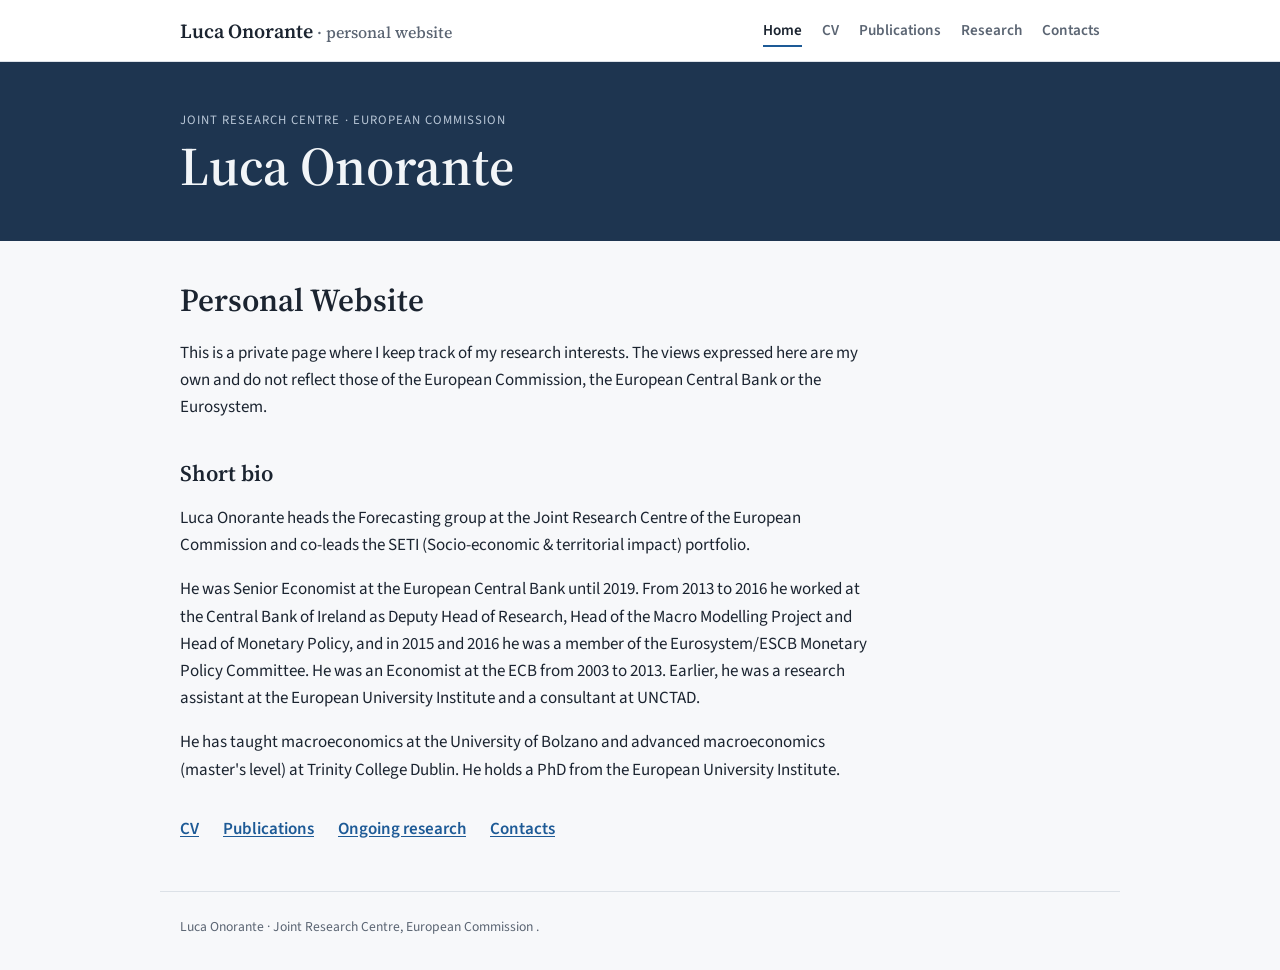
<file: index.html>
<!doctype html>
<html lang="en">
<head>
<meta charset="utf-8">
<meta name="viewport" content="width=device-width, initial-scale=1">
<title>Luca Onorante - personal website</title>
<meta name="description" content="Personal website of Luca Onorante, economist at the Joint Research Centre of the European Commission.">
<link rel="preconnect" href="https://fonts.googleapis.com">
<link rel="preconnect" href="https://fonts.gstatic.com" crossorigin>
<link rel="stylesheet" href="https://fonts.googleapis.com/css2?family=Source+Sans+3:wght@400;600&family=Source+Serif+4:opsz,wght@8..60,500;8..60,600&display=swap">
<link rel="stylesheet" href="/style.css">
</head>
<body>
<a class="skip" href="#main">Skip to main content</a>
<header class="site-header">
  <div class="bar">
    <a class="site-title" href="/">Luca Onorante<span> · personal website</span></a>
    <nav aria-label="Main">
<a href="/" aria-current="page">Home</a>
<a href="/cv/">CV</a>
<a href="/publications/">Publications</a>
<a href="/research/">Research</a>
<a href="/contacts/">Contacts</a>
    </nav>
  </div>
</header>
<div class="banner" role="presentation"><div class="banner-inner"><p class="banner-kicker">Joint Research Centre · European Commission</p><p class="banner-name">Luca Onorante</p></div></div>
<main id="main" class="content">
<h1>Personal Website</h1>
<p>This is a private page where I keep track of my research interests. The views expressed here are my own and do not reflect those of the European Commission, the European Central Bank or the Eurosystem.</p>
<h2>Short bio</h2>
<p>Luca Onorante heads the Forecasting group at the Joint Research Centre of the European Commission and co-leads the SETI (Socio-economic &amp; territorial impact) portfolio.</p>
<p>He was Senior Economist at the European Central Bank until 2019. From 2013 to 2016 he worked at the Central Bank of Ireland as Deputy Head of Research, Head of the Macro Modelling Project and Head of Monetary Policy, and in 2015 and 2016 he was a member of the Eurosystem/ESCB Monetary Policy Committee. He was an Economist at the ECB from 2003 to 2013. Earlier, he was a research assistant at the European University Institute and a consultant at UNCTAD.</p>
<p>He has taught macroeconomics at the University of Bolzano and advanced macroeconomics (master's level) at Trinity College Dublin. He holds a PhD from the European University Institute.</p>
<ul class="pagelinks">
<li><a href="/cv/">CV</a></li>
<li><a href="/publications/">Publications</a></li>
<li><a href="/research/">Ongoing research</a></li>
<li><a href="/contacts/">Contacts</a></li>
</ul>
</main>
<footer class="site-footer">
  <p>Luca Onorante · Joint Research Centre, European Commission <a class="dot" href="https://sites.google.com/view/julialeblanc">.</a></p>
</footer>
</body>
</html>
</file>
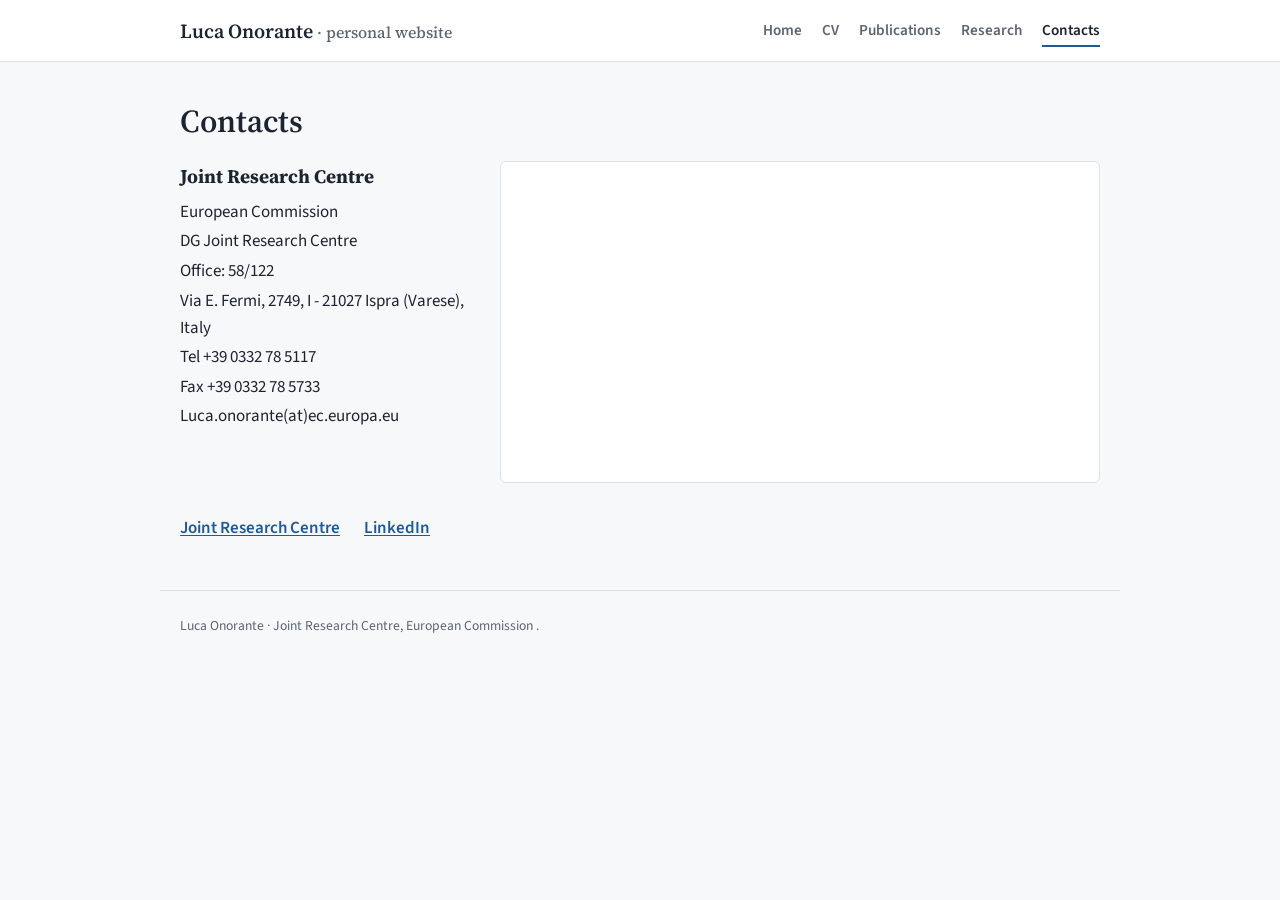
<file: contacts/index.html>
<!doctype html>
<html lang="en">
<head>
<meta charset="utf-8">
<meta name="viewport" content="width=device-width, initial-scale=1">
<title>Luca Onorante - personal website - Contacts</title>
<meta name="description" content="Personal website of Luca Onorante, economist at the Joint Research Centre of the European Commission.">
<link rel="preconnect" href="https://fonts.googleapis.com">
<link rel="preconnect" href="https://fonts.gstatic.com" crossorigin>
<link rel="stylesheet" href="https://fonts.googleapis.com/css2?family=Source+Sans+3:wght@400;600&family=Source+Serif+4:opsz,wght@8..60,500;8..60,600&display=swap">
<link rel="stylesheet" href="/style.css">
</head>
<body>
<a class="skip" href="#main">Skip to main content</a>
<header class="site-header">
  <div class="bar">
    <a class="site-title" href="/">Luca Onorante<span> · personal website</span></a>
    <nav aria-label="Main">
<a href="/">Home</a>
<a href="/cv/">CV</a>
<a href="/publications/">Publications</a>
<a href="/research/">Research</a>
<a href="/contacts/" aria-current="page">Contacts</a>
    </nav>
  </div>
</header>

<main id="main" class="content">
<h1>Contacts</h1>
<div class="contact">
  <address>
    <strong>Joint Research Centre</strong>
    <span>European Commission</span>
    <span>DG Joint Research Centre</span>
    <span>Office: 58/122</span>
    <span>Via E. Fermi, 2749, I - 21027 Ispra (Varese), Italy</span>
    <span class="tel">Tel +39 0332 78 5117</span>
    <span class="tel">Fax +39 0332 78 5733</span>
    <span>Luca.onorante(at)ec.europa.eu</span>
  </address>
  <div class="embed map">
    <iframe src="https://www.google.com/maps?hl=en&amp;q=JRC+Ispra,+21027+Ispra+VA,+Italy&amp;ll=45.80859,8.61341&amp;z=14&amp;output=embed" title="Map of JRC Ispra" loading="lazy" referrerpolicy="no-referrer-when-downgrade"></iframe>
  </div>
</div>
<ul class="pagelinks">
<li><a href="https://joint-research-centre.ec.europa.eu/">Joint Research Centre</a></li>
<li><a href="https://it.linkedin.com/in/luca-onorante-9967b484">LinkedIn</a></li>
</ul>
</main>
<footer class="site-footer">
  <p>Luca Onorante · Joint Research Centre, European Commission <a class="dot" href="https://sites.google.com/view/julialeblanc">.</a></p>
</footer>
</body>
</html>
</file>
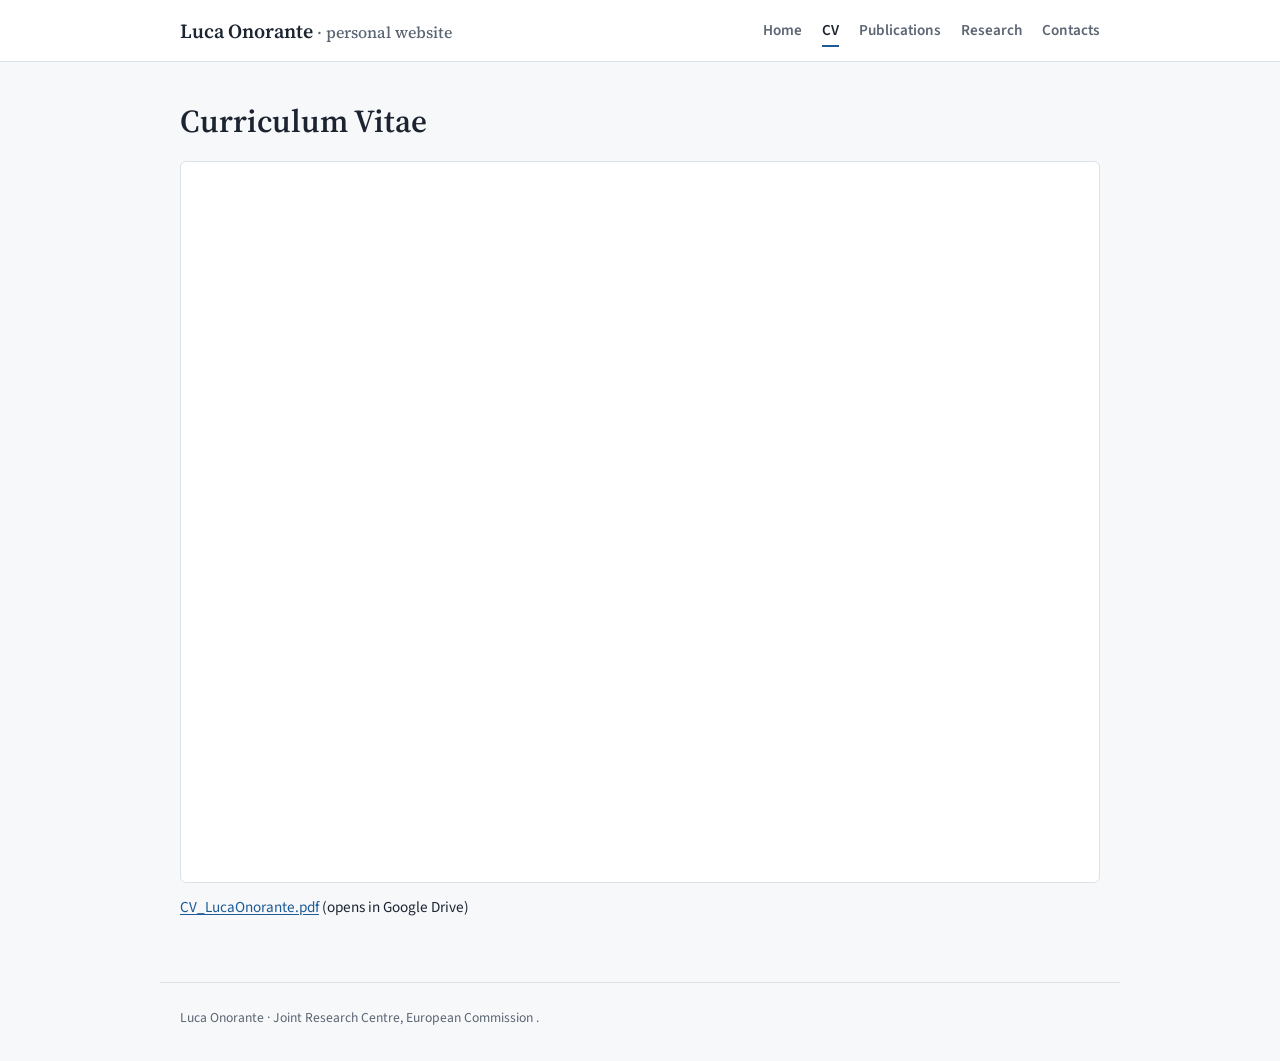
<file: cv/index.html>
<!doctype html>
<html lang="en">
<head>
<meta charset="utf-8">
<meta name="viewport" content="width=device-width, initial-scale=1">
<title>Luca Onorante - personal website - CV</title>
<meta name="description" content="Personal website of Luca Onorante, economist at the Joint Research Centre of the European Commission.">
<link rel="preconnect" href="https://fonts.googleapis.com">
<link rel="preconnect" href="https://fonts.gstatic.com" crossorigin>
<link rel="stylesheet" href="https://fonts.googleapis.com/css2?family=Source+Sans+3:wght@400;600&family=Source+Serif+4:opsz,wght@8..60,500;8..60,600&display=swap">
<link rel="stylesheet" href="/style.css">
</head>
<body>
<a class="skip" href="#main">Skip to main content</a>
<header class="site-header">
  <div class="bar">
    <a class="site-title" href="/">Luca Onorante<span> · personal website</span></a>
    <nav aria-label="Main">
<a href="/">Home</a>
<a href="/cv/" aria-current="page">CV</a>
<a href="/publications/">Publications</a>
<a href="/research/">Research</a>
<a href="/contacts/">Contacts</a>
    </nav>
  </div>
</header>

<main id="main" class="content">
<h1>Curriculum Vitae</h1>
<div class="embed pdf">
<iframe src="https://drive.google.com/file/d/1GFOrCha_tX1cTxUJClaswYxjcZKmCHVW/preview" title="CV_LucaOnorante.pdf" loading="lazy" allow="autoplay"></iframe>
</div>
<p class="file"><a href="https://drive.google.com/file/d/1GFOrCha_tX1cTxUJClaswYxjcZKmCHVW/view">CV_LucaOnorante.pdf</a> (opens in Google Drive)</p>
</main>
<footer class="site-footer">
  <p>Luca Onorante · Joint Research Centre, European Commission <a class="dot" href="https://sites.google.com/view/julialeblanc">.</a></p>
</footer>
</body>
</html>
</file>
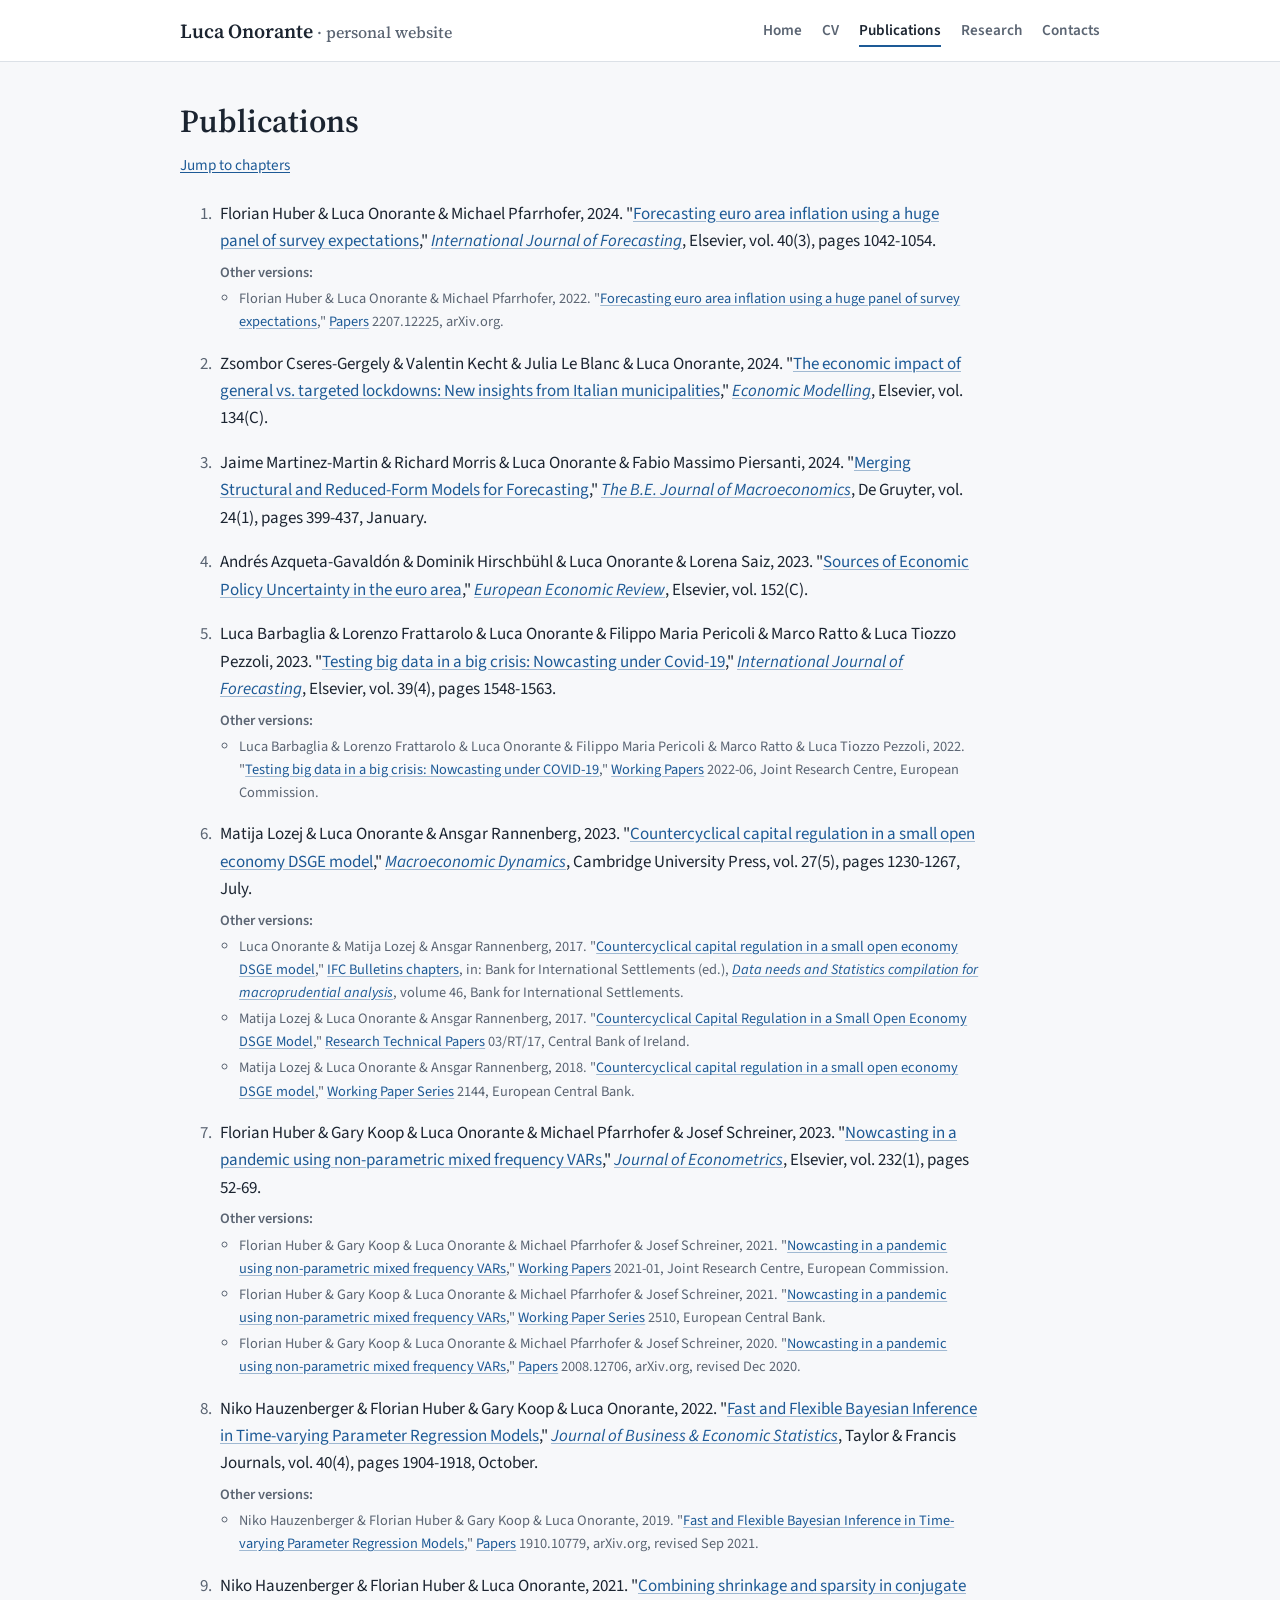
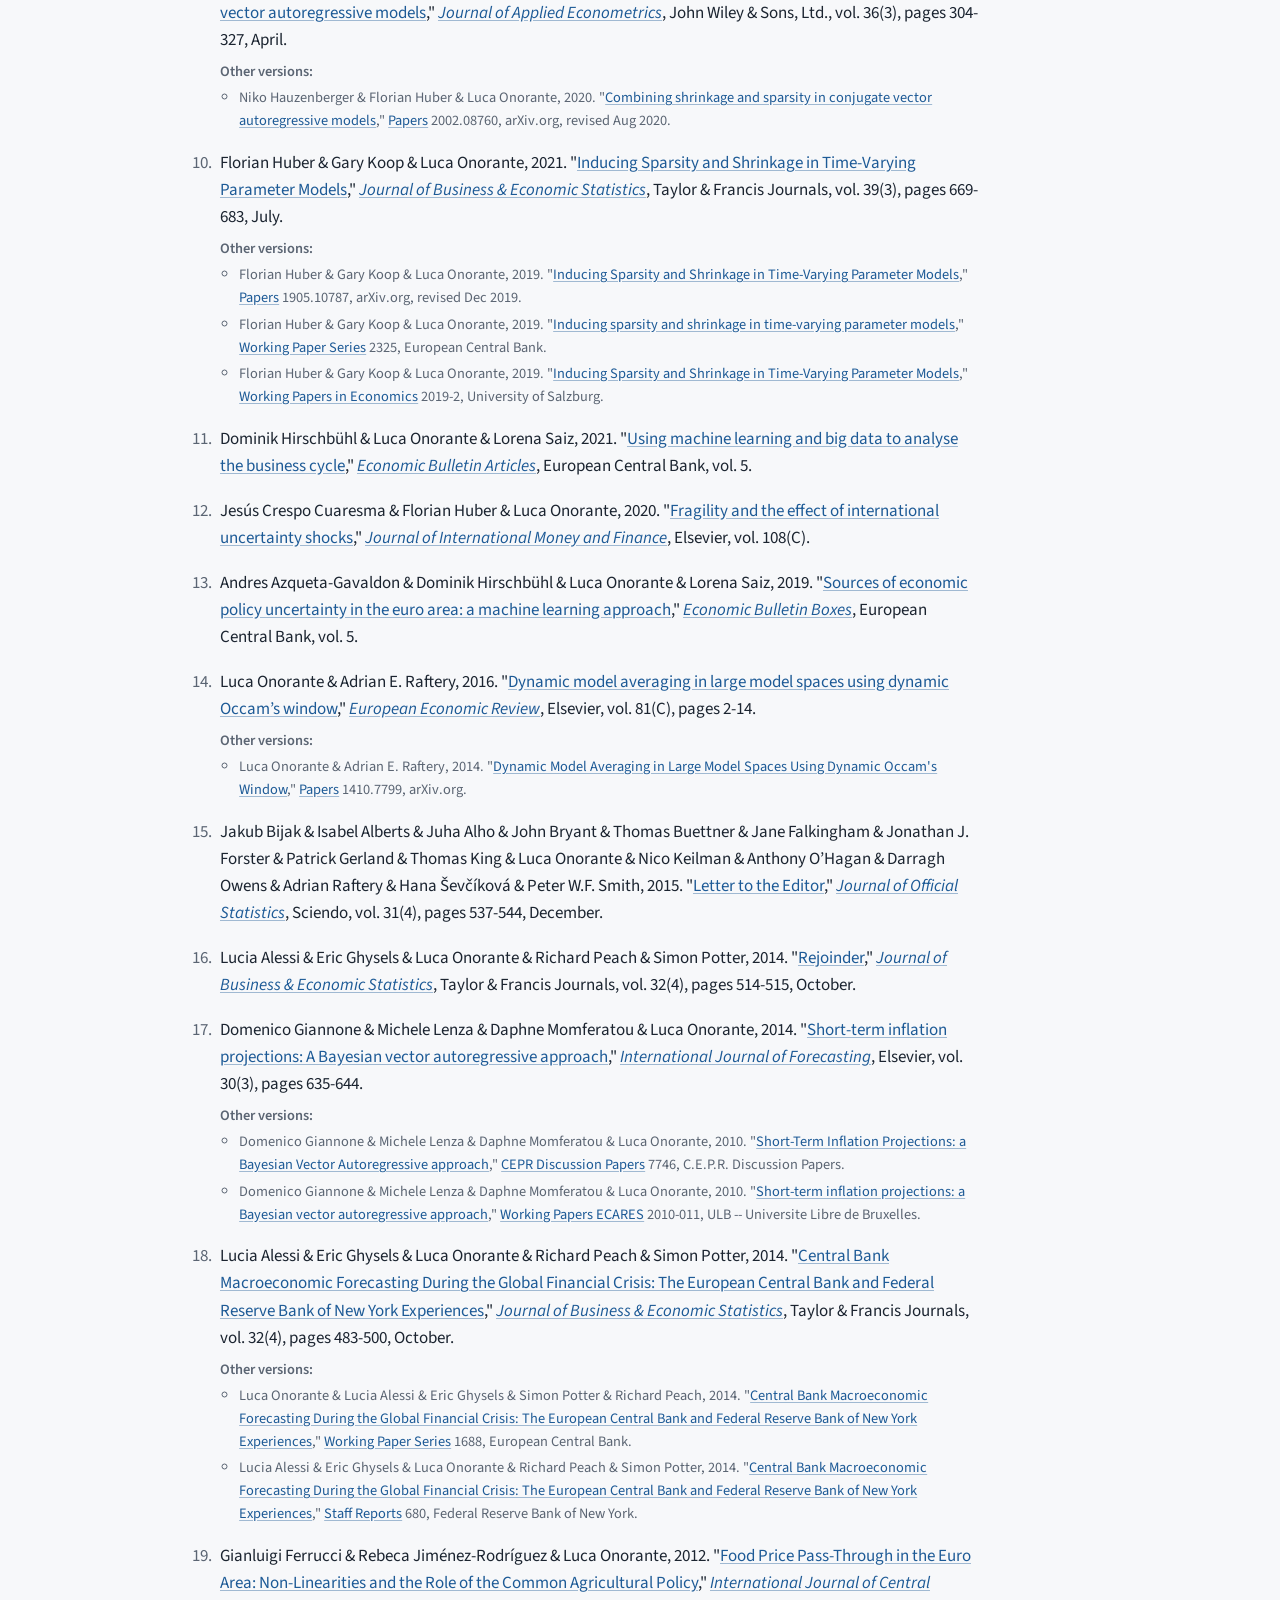
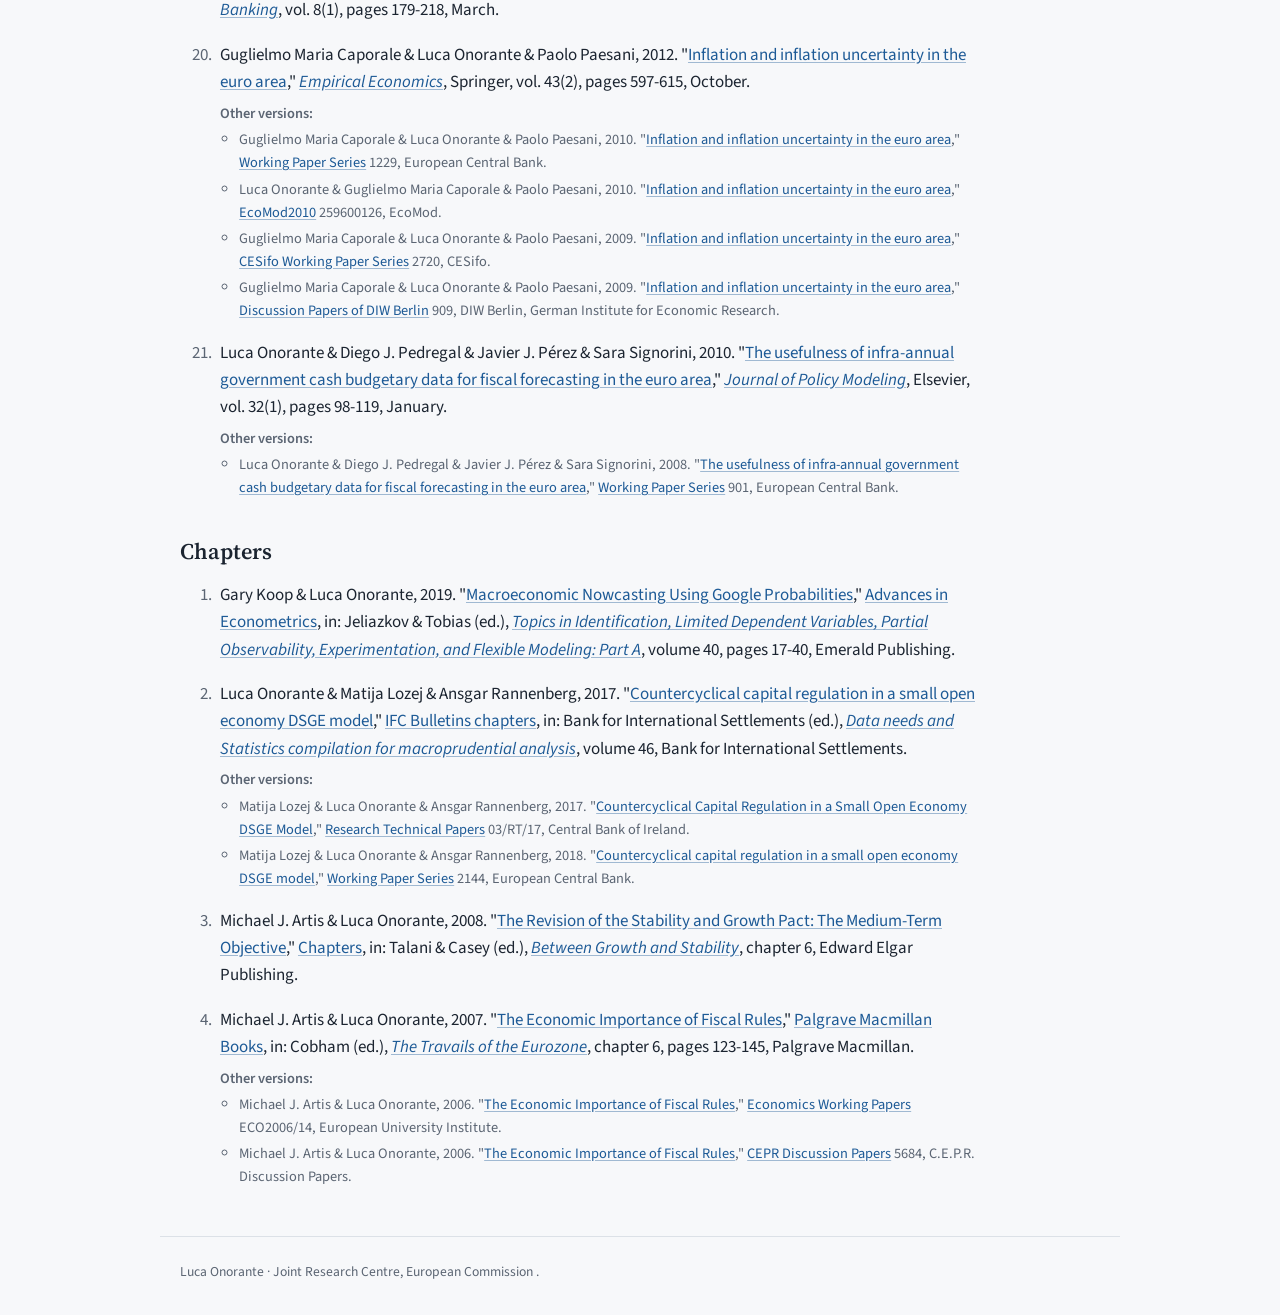
<file: publications/index.html>
<!doctype html>
<html lang="en">
<head>
<meta charset="utf-8">
<meta name="viewport" content="width=device-width, initial-scale=1">
<title>Luca Onorante - personal website - Publications</title>
<meta name="description" content="Personal website of Luca Onorante, economist at the Joint Research Centre of the European Commission.">
<link rel="preconnect" href="https://fonts.googleapis.com">
<link rel="preconnect" href="https://fonts.gstatic.com" crossorigin>
<link rel="stylesheet" href="https://fonts.googleapis.com/css2?family=Source+Sans+3:wght@400;600&family=Source+Serif+4:opsz,wght@8..60,500;8..60,600&display=swap">
<link rel="stylesheet" href="/style.css">
</head>
<body>
<a class="skip" href="#main">Skip to main content</a>
<header class="site-header">
  <div class="bar">
    <a class="site-title" href="/">Luca Onorante<span> · personal website</span></a>
    <nav aria-label="Main">
<a href="/">Home</a>
<a href="/cv/">CV</a>
<a href="/publications/" aria-current="page">Publications</a>
<a href="/research/">Research</a>
<a href="/contacts/">Contacts</a>
    </nav>
  </div>
</header>

<main id="main" class="content">
<h1>Publications</h1>
<p class="lede"><a href="#chapters">Jump to chapters</a></p>
<ol class="pubs">
<li>Florian Huber &amp; Luca Onorante &amp; Michael Pfarrhofer, 2024. "<a href="https://ideas.repec.org/a/eee/intfor/v40y2024i3p1042-1054.html">Forecasting euro area inflation using a huge panel of survey expectations</a>," <a href="https://ideas.repec.org/s/eee/intfor.html"><i>International Journal of Forecasting</i></a>, Elsevier, vol. 40(3), pages 1042-1054.
<div class="versions"><span>Other versions:</span><ul><li>Florian Huber &amp; Luca Onorante &amp; Michael Pfarrhofer, 2022. "<a href="https://ideas.repec.org/p/arx/papers/2207.12225.html">Forecasting euro area inflation using a huge panel of survey expectations</a>," <a href="https://ideas.repec.org/s/arx/papers.html">Papers</a> 2207.12225, arXiv.org.</li></ul></div></li>
<li>Zsombor Cseres-Gergely &amp; Valentin Kecht &amp; Julia Le Blanc &amp; Luca Onorante, 2024. "<a href="https://ideas.repec.org/a/eee/ecmode/v134y2024ics0264999324000592.html">The economic impact of general vs. targeted lockdowns: New insights from Italian municipalities</a>," <a href="https://ideas.repec.org/s/eee/ecmode.html"><i>Economic Modelling</i></a>, Elsevier, vol. 134(C).</li>
<li>Jaime Martinez-Martin &amp; Richard Morris &amp; Luca Onorante &amp; Fabio Massimo Piersanti, 2024. "<a href="https://ideas.repec.org/a/bpj/bejmac/v24y2024i1p399-437n2.html">Merging Structural and Reduced-Form Models for Forecasting</a>," <a href="https://ideas.repec.org/s/bpj/bejmac.html"><i>The B.E. Journal of Macroeconomics</i></a>, De Gruyter, vol. 24(1), pages 399-437, January.</li>
<li>Andrés Azqueta-Gavaldón &amp; Dominik Hirschbühl &amp; Luca Onorante &amp; Lorena Saiz, 2023. "<a href="https://ideas.repec.org/a/eee/eecrev/v152y2023ics0014292123000028.html">Sources of Economic Policy Uncertainty in the euro area</a>," <a href="https://ideas.repec.org/s/eee/eecrev.html"><i>European Economic Review</i></a>, Elsevier, vol. 152(C).</li>
<li>Luca Barbaglia &amp; Lorenzo Frattarolo &amp; Luca Onorante &amp; Filippo Maria Pericoli &amp; Marco Ratto &amp; Luca Tiozzo Pezzoli, 2023. "<a href="https://ideas.repec.org/a/eee/intfor/v39y2023i4p1548-1563.html">Testing big data in a big crisis: Nowcasting under Covid-19</a>," <a href="https://ideas.repec.org/s/eee/intfor.html"><i>International Journal of Forecasting</i></a>, Elsevier, vol. 39(4), pages 1548-1563.
<div class="versions"><span>Other versions:</span><ul><li>Luca Barbaglia &amp; Lorenzo Frattarolo &amp; Luca Onorante &amp; Filippo Maria Pericoli &amp; Marco Ratto &amp; Luca Tiozzo Pezzoli, 2022. "<a href="https://ideas.repec.org/p/jrs/wpaper/202206.html">Testing big data in a big crisis: Nowcasting under COVID-19</a>," <a href="https://ideas.repec.org/s/jrs/wpaper.html">Working Papers</a> 2022-06, Joint Research Centre, European Commission.</li></ul></div></li>
<li>Matija Lozej &amp; Luca Onorante &amp; Ansgar Rannenberg, 2023. "<a href="https://ideas.repec.org/a/cup/macdyn/v27y2023i5p1230-1267_3.html">Countercyclical capital regulation in a small open economy DSGE model</a>," <a href="https://ideas.repec.org/s/cup/macdyn.html"><i>Macroeconomic Dynamics</i></a>, Cambridge University Press, vol. 27(5), pages 1230-1267, July.
<div class="versions"><span>Other versions:</span><ul><li>Luca Onorante &amp; Matija Lozej &amp; Ansgar Rannenberg, 2017. "<a href="https://ideas.repec.org/h/bis/bisifc/46-13.html">Countercyclical capital regulation in a small open economy DSGE model</a>," <a href="https://ideas.repec.org/s/bis/bisifc.html">IFC Bulletins chapters</a>, in: Bank for International Settlements (ed.), <a href="https://ideas.repec.org/b/bis/bisifb/46.html"><i>Data needs and Statistics compilation for macroprudential analysis</i></a>, volume 46, Bank for International Settlements.</li><li>Matija Lozej &amp; Luca Onorante &amp; Ansgar Rannenberg, 2017. "<a href="https://ideas.repec.org/p/cbi/wpaper/03-rt-17.html">Countercyclical Capital Regulation in a Small Open Economy DSGE Model</a>," <a href="https://ideas.repec.org/s/cbi/wpaper.html">Research Technical Papers</a> 03/RT/17, Central Bank of Ireland.</li><li>Matija Lozej &amp; Luca Onorante &amp; Ansgar Rannenberg, 2018. "<a href="https://ideas.repec.org/p/ecb/ecbwps/20182144.html">Countercyclical capital regulation in a small open economy DSGE model</a>," <a href="https://ideas.repec.org/s/ecb/ecbwps.html">Working Paper Series</a> 2144, European Central Bank.</li></ul></div></li>
<li>Florian Huber &amp; Gary Koop &amp; Luca Onorante &amp; Michael Pfarrhofer &amp; Josef Schreiner, 2023. "<a href="https://ideas.repec.org/a/eee/econom/v232y2023i1p52-69.html">Nowcasting in a pandemic using non-parametric mixed frequency VARs</a>," <a href="https://ideas.repec.org/s/eee/econom.html"><i>Journal of Econometrics</i></a>, Elsevier, vol. 232(1), pages 52-69.
<div class="versions"><span>Other versions:</span><ul><li>Florian Huber &amp; Gary Koop &amp; Luca Onorante &amp; Michael Pfarrhofer &amp; Josef Schreiner, 2021. "<a href="https://ideas.repec.org/p/jrs/wpaper/202101.html">Nowcasting in a pandemic using non-parametric mixed frequency VARs</a>," <a href="https://ideas.repec.org/s/jrs/wpaper.html">Working Papers</a> 2021-01, Joint Research Centre, European Commission.</li><li>Florian Huber &amp; Gary Koop &amp; Luca Onorante &amp; Michael Pfarrhofer &amp; Josef Schreiner, 2021. "<a href="https://ideas.repec.org/p/ecb/ecbwps/20212510.html">Nowcasting in a pandemic using non-parametric mixed frequency VARs</a>," <a href="https://ideas.repec.org/s/ecb/ecbwps.html">Working Paper Series</a> 2510, European Central Bank.</li><li>Florian Huber &amp; Gary Koop &amp; Luca Onorante &amp; Michael Pfarrhofer &amp; Josef Schreiner, 2020. "<a href="https://ideas.repec.org/p/arx/papers/2008.12706.html">Nowcasting in a pandemic using non-parametric mixed frequency VARs</a>," <a href="https://ideas.repec.org/s/arx/papers.html">Papers</a> 2008.12706, arXiv.org, revised Dec 2020.</li></ul></div></li>
<li>Niko Hauzenberger &amp; Florian Huber &amp; Gary Koop &amp; Luca Onorante, 2022. "<a href="https://ideas.repec.org/a/taf/jnlbes/v40y2022i4p1904-1918.html">Fast and Flexible Bayesian Inference in Time-varying Parameter Regression Models</a>," <a href="https://ideas.repec.org/s/taf/jnlbes.html"><i>Journal of Business &amp; Economic Statistics</i></a>, Taylor &amp; Francis Journals, vol. 40(4), pages 1904-1918, October.
<div class="versions"><span>Other versions:</span><ul><li>Niko Hauzenberger &amp; Florian Huber &amp; Gary Koop &amp; Luca Onorante, 2019. "<a href="https://ideas.repec.org/p/arx/papers/1910.10779.html">Fast and Flexible Bayesian Inference in Time-varying Parameter Regression Models</a>," <a href="https://ideas.repec.org/s/arx/papers.html">Papers</a> 1910.10779, arXiv.org, revised Sep 2021.</li></ul></div></li>
<li>Niko Hauzenberger &amp; Florian Huber &amp; Luca Onorante, 2021. "<a href="https://ideas.repec.org/a/wly/japmet/v36y2021i3p304-327.html">Combining shrinkage and sparsity in conjugate vector autoregressive models</a>," <a href="https://ideas.repec.org/s/wly/japmet.html"><i>Journal of Applied Econometrics</i></a>, John Wiley &amp; Sons, Ltd., vol. 36(3), pages 304-327, April.
<div class="versions"><span>Other versions:</span><ul><li>Niko Hauzenberger &amp; Florian Huber &amp; Luca Onorante, 2020. "<a href="https://ideas.repec.org/p/arx/papers/2002.08760.html">Combining shrinkage and sparsity in conjugate vector autoregressive models</a>," <a href="https://ideas.repec.org/s/arx/papers.html">Papers</a> 2002.08760, arXiv.org, revised Aug 2020.</li></ul></div></li>
<li>Florian Huber &amp; Gary Koop &amp; Luca Onorante, 2021. "<a href="https://ideas.repec.org/a/taf/jnlbes/v39y2021i3p669-683.html">Inducing Sparsity and Shrinkage in Time-Varying Parameter Models</a>," <a href="https://ideas.repec.org/s/taf/jnlbes.html"><i>Journal of Business &amp; Economic Statistics</i></a>, Taylor &amp; Francis Journals, vol. 39(3), pages 669-683, July.
<div class="versions"><span>Other versions:</span><ul><li>Florian Huber &amp; Gary Koop &amp; Luca Onorante, 2019. "<a href="https://ideas.repec.org/p/arx/papers/1905.10787.html">Inducing Sparsity and Shrinkage in Time-Varying Parameter Models</a>," <a href="https://ideas.repec.org/s/arx/papers.html">Papers</a> 1905.10787, arXiv.org, revised Dec 2019.</li><li>Florian Huber &amp; Gary Koop &amp; Luca Onorante, 2019. "<a href="https://ideas.repec.org/p/ecb/ecbwps/20192325.html">Inducing sparsity and shrinkage in time-varying parameter models</a>," <a href="https://ideas.repec.org/s/ecb/ecbwps.html">Working Paper Series</a> 2325, European Central Bank.</li><li>Florian Huber &amp; Gary Koop &amp; Luca Onorante, 2019. "<a href="https://ideas.repec.org/p/ris/sbgwpe/2019_002.html">Inducing Sparsity and Shrinkage in Time-Varying Parameter Models</a>," <a href="https://ideas.repec.org/s/ris/sbgwpe.html">Working Papers in Economics</a> 2019-2, University of Salzburg.</li></ul></div></li>
<li>Dominik Hirschbühl &amp; Luca Onorante &amp; Lorena Saiz, 2021. "<a href="https://ideas.repec.org/a/ecb/ecbart/202100052.html">Using machine learning and big data to analyse the business cycle</a>," <a href="https://ideas.repec.org/s/ecb/ecbart.html"><i>Economic Bulletin Articles</i></a>, European Central Bank, vol. 5.</li>
<li>Jesús Crespo Cuaresma &amp; Florian Huber &amp; Luca Onorante, 2020. "<a href="https://ideas.repec.org/a/eee/jimfin/v108y2020ics0261560620300838.html">Fragility and the effect of international uncertainty shocks</a>," <a href="https://ideas.repec.org/s/eee/jimfin.html"><i>Journal of International Money and Finance</i></a>, Elsevier, vol. 108(C).</li>
<li>Andres Azqueta-Gavaldon &amp; Dominik Hirschbühl &amp; Luca Onorante &amp; Lorena Saiz, 2019. "<a href="https://ideas.repec.org/a/ecb/ecbbox/201900054.html">Sources of economic policy uncertainty in the euro area: a machine learning approach</a>," <a href="https://ideas.repec.org/s/ecb/ecbbox.html"><i>Economic Bulletin Boxes</i></a>, European Central Bank, vol. 5.</li>
<li>Luca Onorante &amp; Adrian E. Raftery, 2016. "<a href="https://ideas.repec.org/a/eee/eecrev/v81y2016icp2-14.html">Dynamic model averaging in large model spaces using dynamic Occam’s window</a>," <a href="https://ideas.repec.org/s/eee/eecrev.html"><i>European Economic Review</i></a>, Elsevier, vol. 81(C), pages 2-14.
<div class="versions"><span>Other versions:</span><ul><li>Luca Onorante &amp; Adrian E. Raftery, 2014. "<a href="https://ideas.repec.org/p/arx/papers/1410.7799.html">Dynamic Model Averaging in Large Model Spaces Using Dynamic Occam&#x27;s Window</a>," <a href="https://ideas.repec.org/s/arx/papers.html">Papers</a> 1410.7799, arXiv.org.</li></ul></div></li>
<li>Jakub Bijak &amp; Isabel Alberts &amp; Juha Alho &amp; John Bryant &amp; Thomas Buettner &amp; Jane Falkingham &amp; Jonathan J. Forster &amp; Patrick Gerland &amp; Thomas King &amp; Luca Onorante &amp; Nico Keilman &amp; Anthony O’Hagan &amp; Darragh Owens &amp; Adrian Raftery &amp; Hana Ševčíková &amp; Peter W.F. Smith, 2015. "<a href="https://ideas.repec.org/a/vrs/offsta/v31y2015i4p537-544n1.html">Letter to the Editor</a>," <a href="https://ideas.repec.org/s/vrs/offsta.html"><i>Journal of Official Statistics</i></a>, Sciendo, vol. 31(4), pages 537-544, December.</li>
<li>Lucia Alessi &amp; Eric Ghysels &amp; Luca Onorante &amp; Richard Peach &amp; Simon Potter, 2014. "<a href="https://ideas.repec.org/a/taf/jnlbes/v32y2014i4p514-515.html">Rejoinder</a>," <a href="https://ideas.repec.org/s/taf/jnlbes.html"><i>Journal of Business &amp; Economic Statistics</i></a>, Taylor &amp; Francis Journals, vol. 32(4), pages 514-515, October.</li>
<li>Domenico Giannone &amp; Michele Lenza &amp; Daphne Momferatou &amp; Luca Onorante, 2014. "<a href="https://ideas.repec.org/a/eee/intfor/v30y2014i3p635-644.html">Short-term inflation projections: A Bayesian vector autoregressive approach</a>," <a href="https://ideas.repec.org/s/eee/intfor.html"><i>International Journal of Forecasting</i></a>, Elsevier, vol. 30(3), pages 635-644.
<div class="versions"><span>Other versions:</span><ul><li>Domenico Giannone &amp; Michele Lenza &amp; Daphne Momferatou &amp; Luca Onorante, 2010. "<a href="https://ideas.repec.org/p/cpr/ceprdp/7746.html">Short-Term Inflation Projections: a Bayesian Vector Autoregressive approach</a>," <a href="https://ideas.repec.org/s/cpr/ceprdp.html">CEPR Discussion Papers</a> 7746, C.E.P.R. Discussion Papers.</li><li>Domenico Giannone &amp; Michele Lenza &amp; Daphne Momferatou &amp; Luca Onorante, 2010. "<a href="https://ideas.repec.org/p/eca/wpaper/2010_011.html">Short-term inflation projections: a Bayesian vector autoregressive approach</a>," <a href="https://ideas.repec.org/s/eca/wpaper.html">Working Papers ECARES</a> 2010-011, ULB -- Universite Libre de Bruxelles.</li></ul></div></li>
<li>Lucia Alessi &amp; Eric Ghysels &amp; Luca Onorante &amp; Richard Peach &amp; Simon Potter, 2014. "<a href="https://ideas.repec.org/a/taf/jnlbes/v32y2014i4p483-500.html">Central Bank Macroeconomic Forecasting During the Global Financial Crisis: The European Central Bank and Federal Reserve Bank of New York Experiences</a>," <a href="https://ideas.repec.org/s/taf/jnlbes.html"><i>Journal of Business &amp; Economic Statistics</i></a>, Taylor &amp; Francis Journals, vol. 32(4), pages 483-500, October.
<div class="versions"><span>Other versions:</span><ul><li>Luca Onorante &amp; Lucia Alessi &amp; Eric Ghysels &amp; Simon Potter &amp; Richard Peach, 2014. "<a href="https://ideas.repec.org/p/ecb/ecbwps/20141688.html">Central Bank Macroeconomic Forecasting During the Global Financial Crisis: The European Central Bank and Federal Reserve Bank of New York Experiences</a>," <a href="https://ideas.repec.org/s/ecb/ecbwps.html">Working Paper Series</a> 1688, European Central Bank.</li><li>Lucia Alessi &amp; Eric Ghysels &amp; Luca Onorante &amp; Richard Peach &amp; Simon Potter, 2014. "<a href="https://ideas.repec.org/p/fip/fednsr/680.html">Central Bank Macroeconomic Forecasting During the Global Financial Crisis: The European Central Bank and Federal Reserve Bank of New York Experiences</a>," <a href="https://ideas.repec.org/s/fip/fednsr.html">Staff Reports</a> 680, Federal Reserve Bank of New York.</li></ul></div></li>
<li>Gianluigi Ferrucci &amp; Rebeca Jiménez-Rodríguez &amp; Luca Onorante, 2012. "<a href="https://ideas.repec.org/a/ijc/ijcjou/y2012q1a9.html">Food Price Pass-Through in the Euro Area: Non-Linearities and the Role of the Common Agricultural Policy</a>," <a href="https://ideas.repec.org/s/ijc/ijcjou.html"><i>International Journal of Central Banking</i></a>, vol. 8(1), pages 179-218, March.</li>
<li>Guglielmo Maria Caporale &amp; Luca Onorante &amp; Paolo Paesani, 2012. "<a href="https://ideas.repec.org/a/spr/empeco/v43y2012i2p597-615.html">Inflation and inflation uncertainty in the euro area</a>," <a href="https://ideas.repec.org/s/spr/empeco.html"><i>Empirical Economics</i></a>, Springer, vol. 43(2), pages 597-615, October.
<div class="versions"><span>Other versions:</span><ul><li>Guglielmo Maria Caporale &amp; Luca Onorante &amp; Paolo Paesani, 2010. "<a href="https://ideas.repec.org/p/ecb/ecbwps/20101229.html">Inflation and inflation uncertainty in the euro area</a>," <a href="https://ideas.repec.org/s/ecb/ecbwps.html">Working Paper Series</a> 1229, European Central Bank.</li><li>Luca Onorante &amp; Guglielmo Maria Caporale &amp; Paolo Paesani, 2010. "<a href="https://ideas.repec.org/p/ekd/002596/259600126.html">Inflation and inflation uncertainty in the euro area</a>," <a href="https://ideas.repec.org/s/ekd/002596.html">EcoMod2010</a> 259600126, EcoMod.</li><li>Guglielmo Maria Caporale &amp; Luca Onorante &amp; Paolo Paesani, 2009. "<a href="https://ideas.repec.org/p/ces/ceswps/_2720.html">Inflation and inflation uncertainty in the euro area</a>," <a href="https://ideas.repec.org/s/ces/ceswps.html">CESifo Working Paper Series</a> 2720, CESifo.</li><li>Guglielmo Maria Caporale &amp; Luca Onorante &amp; Paolo Paesani, 2009. "<a href="https://ideas.repec.org/p/diw/diwwpp/dp909.html">Inflation and inflation uncertainty in the euro area</a>," <a href="https://ideas.repec.org/s/diw/diwwpp.html">Discussion Papers of DIW Berlin</a> 909, DIW Berlin, German Institute for Economic Research.</li></ul></div></li>
<li>Luca Onorante &amp; Diego J. Pedregal &amp; Javier J. Pérez &amp; Sara Signorini, 2010. "<a href="https://ideas.repec.org/a/eee/jpolmo/v32yi1p98-119.html">The usefulness of infra-annual government cash budgetary data for fiscal forecasting in the euro area</a>," <a href="https://ideas.repec.org/s/eee/jpolmo.html"><i>Journal of Policy Modeling</i></a>, Elsevier, vol. 32(1), pages 98-119, January.
<div class="versions"><span>Other versions:</span><ul><li>Luca Onorante &amp; Diego J. Pedregal &amp; Javier J. Pérez &amp; Sara Signorini, 2008. "<a href="https://ideas.repec.org/p/ecb/ecbwps/2008901.html">The usefulness of infra-annual government cash budgetary data for fiscal forecasting in the euro area</a>," <a href="https://ideas.repec.org/s/ecb/ecbwps.html">Working Paper Series</a> 901, European Central Bank.</li></ul></div></li>
</ol>
<h2 id="chapters">Chapters</h2>
<ol class="pubs">
<li>Gary Koop &amp; Luca Onorante, 2019. "<a href="https://ideas.repec.org/h/eme/aecozz/s0731-90532019000040a003.html">Macroeconomic Nowcasting Using Google Probabilities</a>," <a href="https://ideas.repec.org/s/eme/aecozz.html">Advances in Econometrics</a>, in: Jeliazkov &amp; Tobias (ed.), <a href="https://ideas.repec.org/b/eme/aecopp/aeco.2019.40a.html"><i>Topics in Identification, Limited Dependent Variables, Partial Observability, Experimentation, and Flexible Modeling: Part A</i></a>, volume 40, pages 17-40, Emerald Publishing.</li>
<li>Luca Onorante &amp; Matija Lozej &amp; Ansgar Rannenberg, 2017. "<a href="https://ideas.repec.org/h/bis/bisifc/46-13.html">Countercyclical capital regulation in a small open economy DSGE model</a>," <a href="https://ideas.repec.org/s/bis/bisifc.html">IFC Bulletins chapters</a>, in: Bank for International Settlements (ed.), <a href="https://ideas.repec.org/b/bis/bisifb/46.html"><i>Data needs and Statistics compilation for macroprudential analysis</i></a>, volume 46, Bank for International Settlements.
<div class="versions"><span>Other versions:</span><ul><li>Matija Lozej &amp; Luca Onorante &amp; Ansgar Rannenberg, 2017. "<a href="https://ideas.repec.org/p/cbi/wpaper/03-rt-17.html">Countercyclical Capital Regulation in a Small Open Economy DSGE Model</a>," <a href="https://ideas.repec.org/s/cbi/wpaper.html">Research Technical Papers</a> 03/RT/17, Central Bank of Ireland.</li><li>Matija Lozej &amp; Luca Onorante &amp; Ansgar Rannenberg, 2018. "<a href="https://ideas.repec.org/p/ecb/ecbwps/20182144.html">Countercyclical capital regulation in a small open economy DSGE model</a>," <a href="https://ideas.repec.org/s/ecb/ecbwps.html">Working Paper Series</a> 2144, European Central Bank.</li></ul></div></li>
<li>Michael J. Artis &amp; Luca Onorante, 2008. "<a href="https://ideas.repec.org/h/elg/eechap/12669_6.html">The Revision of the Stability and Growth Pact: The Medium-Term Objective</a>," <a href="https://ideas.repec.org/s/elg/eechap.html">Chapters</a>, in: Talani &amp; Casey (ed.), <a href="https://ideas.repec.org/b/elg/eebook/12669.html"><i>Between Growth and Stability</i></a>, chapter 6, Edward Elgar Publishing.</li>
<li>Michael J. Artis &amp; Luca Onorante, 2007. "<a href="https://ideas.repec.org/h/pal/palchp/978-0-230-80147-9_6.html">The Economic Importance of Fiscal Rules</a>," <a href="https://ideas.repec.org/s/pal/palchp.html">Palgrave Macmillan Books</a>, in: Cobham (ed.), <a href="https://ideas.repec.org/b/pal/palbok/978-0-230-80147-9.html"><i>The Travails of the Eurozone</i></a>, chapter 6, pages 123-145, Palgrave Macmillan.
<div class="versions"><span>Other versions:</span><ul><li>Michael J. Artis &amp; Luca Onorante, 2006. "<a href="https://ideas.repec.org/p/eui/euiwps/eco2006-14.html">The Economic Importance of Fiscal Rules</a>," <a href="https://ideas.repec.org/s/eui/euiwps.html">Economics Working Papers</a> ECO2006/14, European University Institute.</li><li>Michael J. Artis &amp; Luca Onorante, 2006. "<a href="https://ideas.repec.org/p/cpr/ceprdp/5684.html">The Economic Importance of Fiscal Rules</a>," <a href="https://ideas.repec.org/s/cpr/ceprdp.html">CEPR Discussion Papers</a> 5684, C.E.P.R. Discussion Papers.</li></ul></div></li>
</ol>
</main>
<footer class="site-footer">
  <p>Luca Onorante · Joint Research Centre, European Commission <a class="dot" href="https://sites.google.com/view/julialeblanc">.</a></p>
</footer>
</body>
</html>
</file>
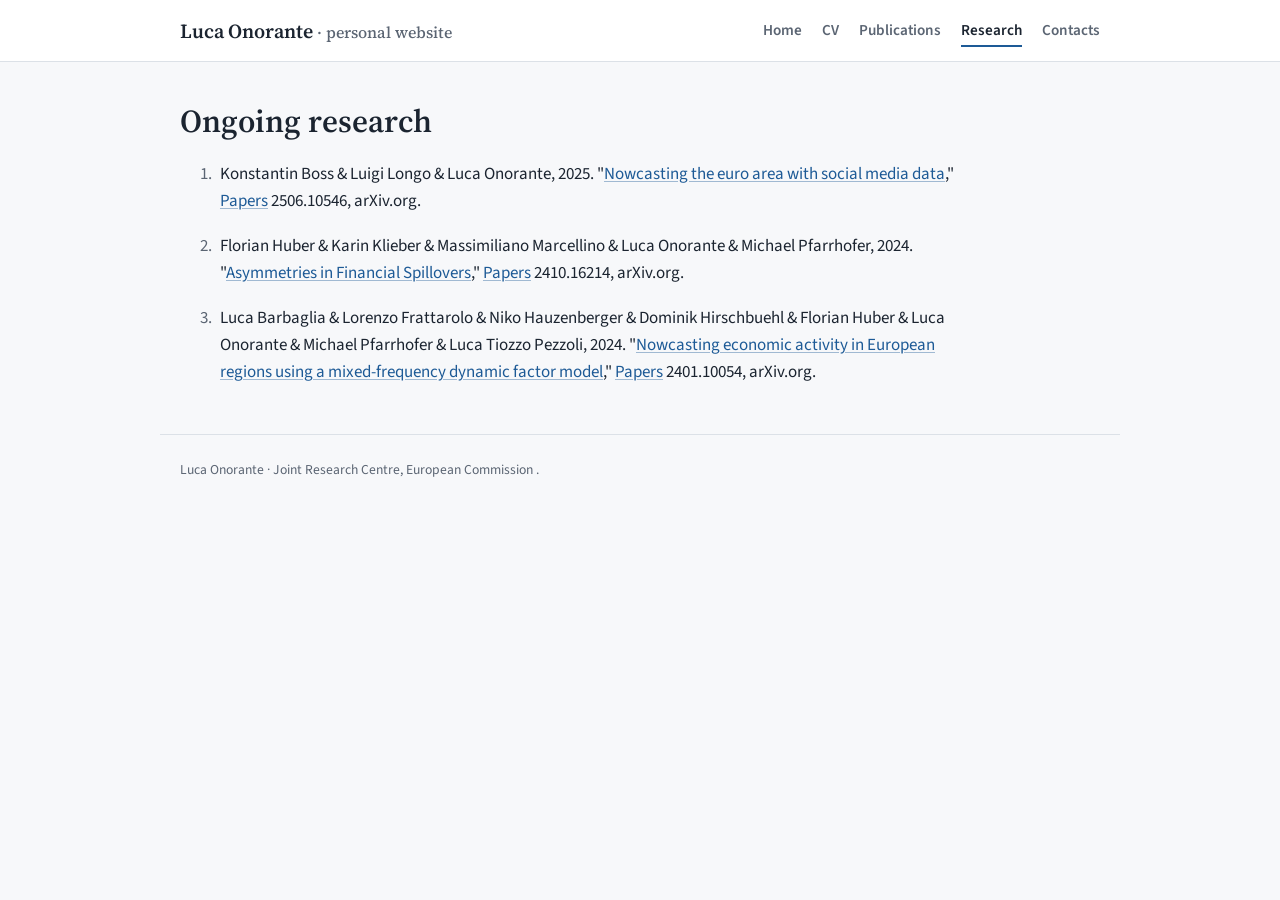
<file: research/index.html>
<!doctype html>
<html lang="en">
<head>
<meta charset="utf-8">
<meta name="viewport" content="width=device-width, initial-scale=1">
<title>Luca Onorante - personal website - Research</title>
<meta name="description" content="Personal website of Luca Onorante, economist at the Joint Research Centre of the European Commission.">
<link rel="preconnect" href="https://fonts.googleapis.com">
<link rel="preconnect" href="https://fonts.gstatic.com" crossorigin>
<link rel="stylesheet" href="https://fonts.googleapis.com/css2?family=Source+Sans+3:wght@400;600&family=Source+Serif+4:opsz,wght@8..60,500;8..60,600&display=swap">
<link rel="stylesheet" href="/style.css">
</head>
<body>
<a class="skip" href="#main">Skip to main content</a>
<header class="site-header">
  <div class="bar">
    <a class="site-title" href="/">Luca Onorante<span> · personal website</span></a>
    <nav aria-label="Main">
<a href="/">Home</a>
<a href="/cv/">CV</a>
<a href="/publications/">Publications</a>
<a href="/research/" aria-current="page">Research</a>
<a href="/contacts/">Contacts</a>
    </nav>
  </div>
</header>

<main id="main" class="content">
<h1>Ongoing research</h1>
<ol class="pubs">
<li>Konstantin Boss &amp; Luigi Longo &amp; Luca Onorante, 2025. "<a href="https://ideas.repec.org/p/arx/papers/2506.10546.html">Nowcasting the euro area with social media data</a>," <a href="https://ideas.repec.org/s/arx/papers.html">Papers</a> 2506.10546, arXiv.org.</li>
<li>Florian Huber &amp; Karin Klieber &amp; Massimiliano Marcellino &amp; Luca Onorante &amp; Michael Pfarrhofer, 2024. "<a href="https://ideas.repec.org/p/arx/papers/2410.16214.html">Asymmetries in Financial Spillovers</a>," <a href="https://ideas.repec.org/s/arx/papers.html">Papers</a> 2410.16214, arXiv.org.</li>
<li>Luca Barbaglia &amp; Lorenzo Frattarolo &amp; Niko Hauzenberger &amp; Dominik Hirschbuehl &amp; Florian Huber &amp; Luca Onorante &amp; Michael Pfarrhofer &amp; Luca Tiozzo Pezzoli, 2024. "<a href="https://ideas.repec.org/p/arx/papers/2401.10054.html">Nowcasting economic activity in European regions using a mixed-frequency dynamic factor model</a>," <a href="https://ideas.repec.org/s/arx/papers.html">Papers</a> 2401.10054, arXiv.org.</li>
</ol>
</main>
<footer class="site-footer">
  <p>Luca Onorante · Joint Research Centre, European Commission <a class="dot" href="https://sites.google.com/view/julialeblanc">.</a></p>
</footer>
</body>
</html>
</file>
<file: style.css>
/* Layout: header bar with name and tabs, a name band on Home, one reading column below */
:root {
  --bg: #F7F8FA;
  --surface: #FFFFFF;
  --ink: #1B2430;
  --muted: #5B6573;
  --line: #DCE1E7;
  --link: #1D5A96;
  --band: #1E3550;
  --band-ink: #F2F5F8;
  --band-muted: #B8C6D6;
  --f-display: "Source Serif 4", Georgia, "Times New Roman", serif;
  --f-body: "Source Sans 3", system-ui, -apple-system, "Segoe UI", Roboto, sans-serif;
}
@media (prefers-color-scheme: dark) {
  :root {
    --bg: #10151B;
    --surface: #161D25;
    --ink: #E4E8ED;
    --muted: #9AA5B2;
    --line: #29333E;
    --link: #8CB8E6;
    --band: #172A40;
    --band-ink: #EEF2F6;
    --band-muted: #A3B4C7;
    color-scheme: dark;
  }
}

*, *::before, *::after { box-sizing: border-box; }
html { -webkit-text-size-adjust: 100%; }
body {
  margin: 0;
  background: var(--bg);
  color: var(--ink);
  font-family: var(--f-body);
  font-size: 17px;
  line-height: 1.6;
}
img, iframe { max-width: 100%; }
a { color: var(--link); text-underline-offset: 2px; }
a:focus-visible { outline: 2px solid var(--link); outline-offset: 2px; border-radius: 2px; }

.skip {
  position: absolute; left: -9999px; top: 0;
  background: var(--surface); padding: 0.5rem 1rem;
}
.skip:focus { left: 1rem; z-index: 10; }

/* Header */
.site-header {
  background: var(--surface);
  border-bottom: 1px solid var(--line);
}
.bar {
  max-width: 60rem;
  margin: 0 auto;
  padding-inline: 20px;
  padding-block: 0.9rem;
  display: flex;
  flex-wrap: wrap;
  align-items: center;
  justify-content: space-between;
  gap: 0.75rem 2rem;
}
.site-title {
  font-family: var(--f-display);
  font-weight: 600;
  font-size: 1.25rem;
  color: var(--ink);
  text-decoration: none;
}
.site-title span { font-weight: 500; color: var(--muted); font-size: 1rem; }
nav { display: flex; flex-wrap: wrap; gap: 0.25rem 1.25rem; }
nav a {
  color: var(--muted);
  text-decoration: none;
  font-weight: 600;
  font-size: 0.95rem;
  padding-block: 0.2rem;
  border-bottom: 2px solid transparent;
}
nav a:hover { color: var(--ink); }
nav a[aria-current="page"] { color: var(--ink); border-bottom-color: var(--link); }

/* Home band */
.banner { background: var(--band); color: var(--band-ink); }
.banner-inner {
  max-width: 60rem;
  margin: 0 auto;
  padding-inline: 20px;
  padding-block: 3rem 2.75rem;
}
.banner-kicker {
  margin: 0 0 0.4rem;
  font-size: 0.8rem;
  letter-spacing: 0.08em;
  text-transform: uppercase;
  color: var(--band-muted);
}
.banner-name {
  margin: 0;
  font-family: var(--f-display);
  font-weight: 600;
  font-size: clamp(2.2rem, 7vw, 3.4rem);
  line-height: 1.1;
}

/* Content */
.content {
  max-width: 60rem;
  margin: 0 auto;
  padding-inline: 20px;
  padding-block: 2.5rem 3rem;
}
.content > p, .content > ul, .content > h2 { max-width: 44rem; }
h1, h2 {
  font-family: var(--f-display);
  font-weight: 600;
  line-height: 1.2;
  text-wrap: balance;
}
h1 { font-size: 2rem; margin: 0 0 1.25rem; }
h2 { font-size: 1.4rem; margin: 2.5rem 0 1rem; }
.lede { margin: -0.5rem 0 1.5rem; font-size: 0.95rem; }

.pagelinks {
  list-style: none;
  padding: 0;
  margin: 2rem 0 0;
  display: flex;
  flex-wrap: wrap;
  gap: 0.5rem 1.5rem;
}
.pagelinks a { font-weight: 600; }

/* Publication lists */
.pubs {
  margin: 0;
  padding-left: 2.2rem;
  display: grid;
  gap: 1.1rem;
  max-width: 50rem;
}
.pubs > li { padding-left: 0.3rem; }
.pubs > li::marker { color: var(--muted); font-variant-numeric: tabular-nums; }
.pubs a { text-decoration-color: color-mix(in srgb, var(--link) 40%, transparent); }
.pubs a:hover { text-decoration-color: var(--link); }
.versions { margin-top: 0.35rem; font-size: 0.9rem; color: var(--muted); }
.versions > span { font-weight: 600; }
.versions ul { margin: 0.2rem 0 0; padding-left: 1.2rem; display: grid; gap: 0.2rem; }

/* Embeds */
.embed {
  border: 1px solid var(--line);
  border-radius: 6px;
  overflow: hidden;
  background: var(--surface);
}
.embed iframe { display: block; width: 100%; border: 0; }
.embed.pdf iframe { height: min(80vh, 900px); }
.embed.map iframe { height: 320px; }
.file { margin-top: 0.75rem; font-size: 0.95rem; }

/* Contacts */
.contact {
  display: grid;
  grid-template-columns: minmax(0, 18rem) minmax(0, 1fr);
  gap: 2rem;
  align-items: start;
}
address { font-style: normal; display: grid; gap: 0.15rem; }
address strong { font-family: var(--f-display); font-size: 1.2rem; margin-bottom: 0.3rem; }
.tel { font-variant-numeric: tabular-nums; }

/* Footer */
.site-footer {
  border-top: 1px solid var(--line);
  max-width: 60rem;
  margin: 0 auto;
  padding-inline: 20px;
  padding-block: 1.5rem 2rem;
  font-size: 0.85rem;
  color: var(--muted);
}
.site-footer p { margin: 0; }
.dot { color: inherit; text-decoration: none; }

@media (max-width: 640px) {
  body { font-size: 16px; }
  h1 { font-size: 1.7rem; }
  .contact { grid-template-columns: minmax(0, 1fr); gap: 1.25rem; }
  .pubs { padding-left: 1.6rem; }
}
</file>
